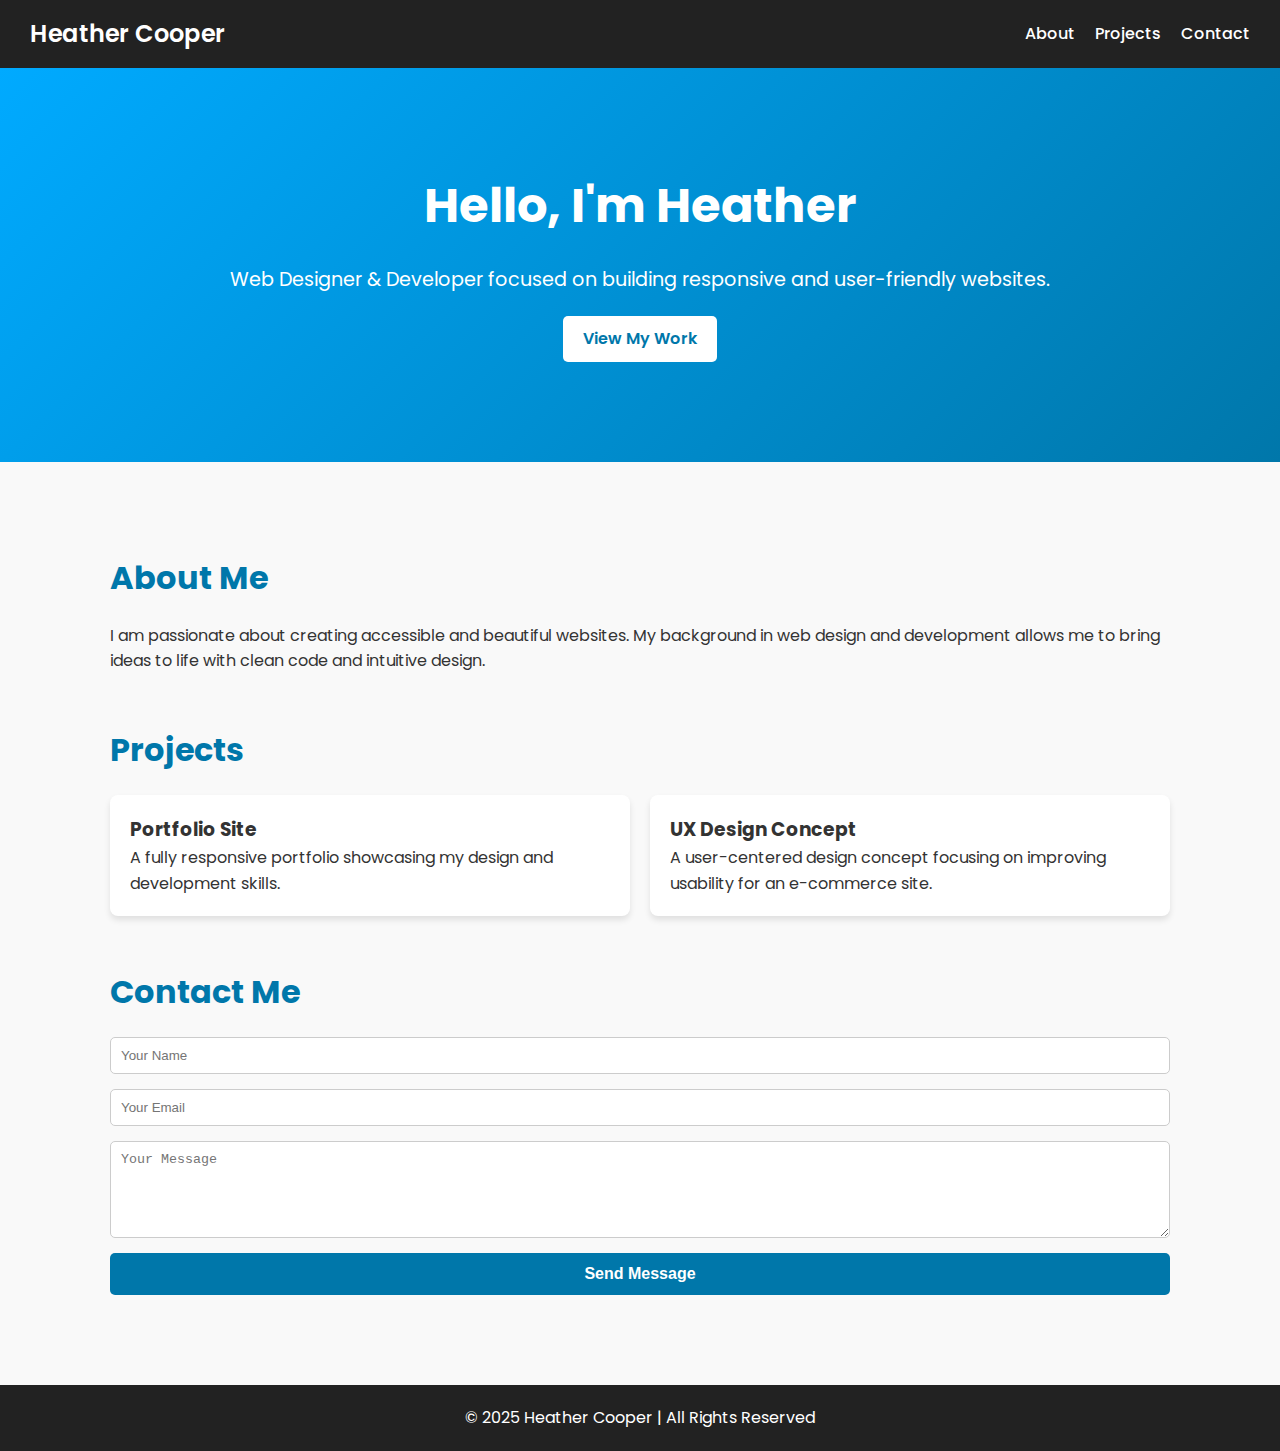
<file: index.html>
<!DOCTYPE html>
<html lang="en">
<head>
    <meta charset="UTF-8">
    <meta name="viewport" content="width=device-width, initial-scale=1.0">
    <meta name="description" content="Heather Cooper | Web Designer & Developer specializing in responsive websites and UX design.">
    <meta name="keywords" content="Heather Cooper, Web Design, UX, Front-End Development, Responsive Websites, Portfolio">
    <meta name="author" content="Heather Cooper">

    <!-- Open Graph -->
    <meta property="og:title" content="Heather Cooper | Web Designer & Developer">
    <meta property="og:description" content="Explore my portfolio of responsive websites and UX design projects.">
    <meta property="og:image" content="images/preview.jpg">
    <meta property="og:url" content="https://your-username.github.io/portfolio-site/">
    <meta name="twitter:card" content="summary_large_image">

    <!-- Google Fonts & Favicon -->
    <link href="https://fonts.googleapis.com/css2?family=Poppins:wght@400;600&display=swap" rel="stylesheet">
    <link rel="icon" href="images/favicon.ico" type="image/x-icon">

    <title>Heather Cooper | Web Designer & Developer</title>
    <link rel="stylesheet" href="css/style.css">
</head>
<body>
    <header>
        <div class="logo">Heather Cooper</div>
        <button class="menu-toggle">☰</button>
        <nav>
            <ul>
                <li><a href="#about">About</a></li>
                <li><a href="#projects">Projects</a></li>
                <li><a href="#contact">Contact</a></li>
            </ul>
        </nav>
    </header>

    <section class="hero">
        <h1>Hello, I'm Heather</h1>
        <p>Web Designer & Developer focused on building responsive and user-friendly websites.</p>
        <a href="#projects" class="btn">View My Work</a>
    </section>

    <main class="content">
        <section id="about">
            <h2>About Me</h2>
            <p>I am passionate about creating accessible and beautiful websites. My background in web design and development allows me to bring ideas to life with clean code and intuitive design.</p>
        </section>

        <section id="projects">
            <h2>Projects</h2>
            <div class="projects-grid">
                <div class="project-card">
                    <h3>Portfolio Site</h3>
                    <p>A fully responsive portfolio showcasing my design and development skills.</p>
                </div>
                <div class="project-card">
                    <h3>UX Design Concept</h3>
                    <p>A user-centered design concept focusing on improving usability for an e-commerce site.</p>
                </div>
            </div>
        </section>

        <section id="contact">
            <h2>Contact Me</h2>
            <form>
                <input type="text" placeholder="Your Name" required>
                <input type="email" placeholder="Your Email" required>
                <textarea placeholder="Your Message" rows="5" required></textarea>
                <button type="submit" class="btn">Send Message</button>
            </form>
        </section>
    </main>

    <footer>
        <p>&copy; 2025 Heather Cooper | All Rights Reserved</p>
    </footer>

    <script src="js/script.js"></script>
</body>
</html>
</file>
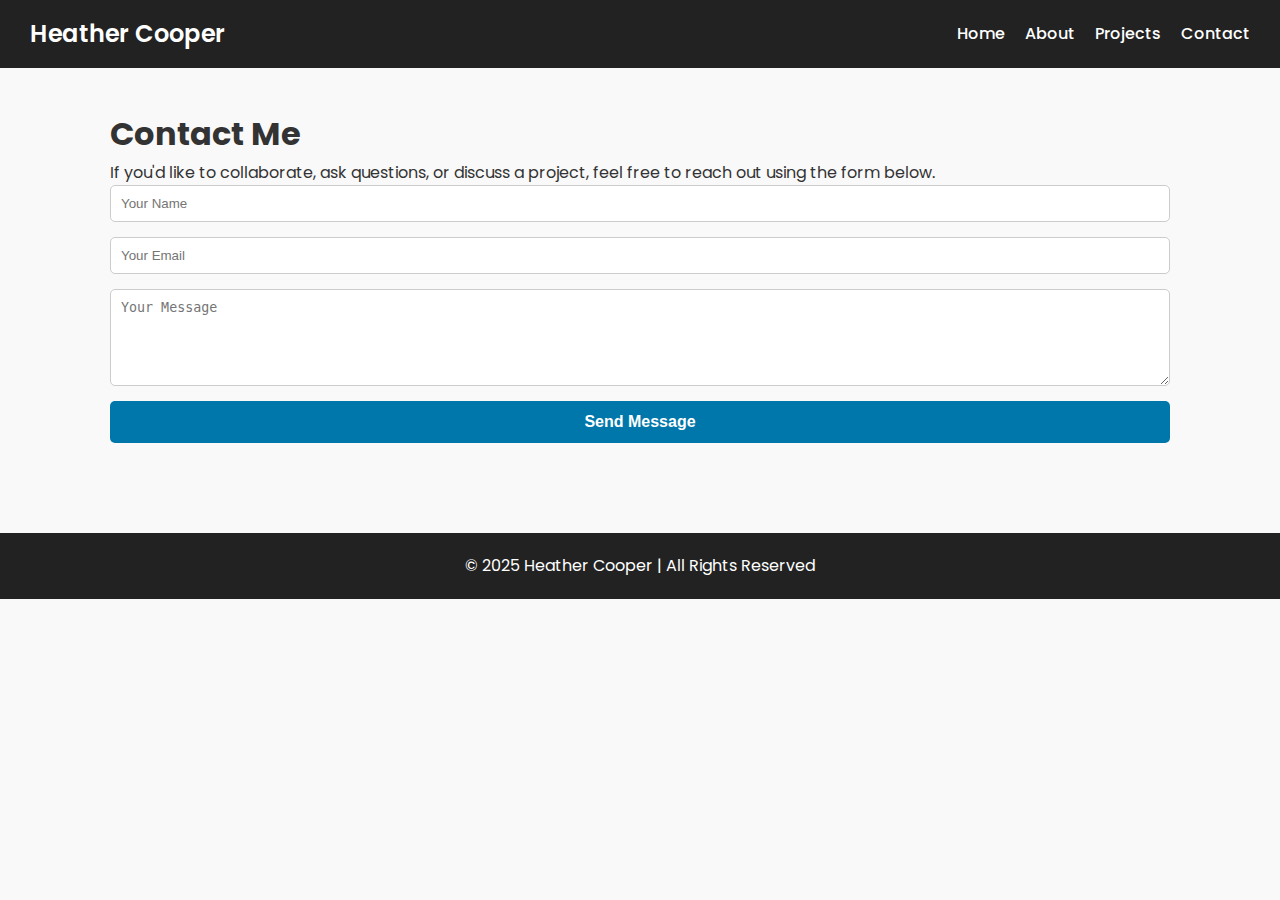
<file: contact.html>
<!DOCTYPE html>
<html lang="en">
<head>
    <meta charset="UTF-8">
    <meta name="viewport" content="width=device-width, initial-scale=1.0">
    <meta name="description" content="Contact Heather Cooper for web design and development services. Let's work together!">
    <meta name="keywords" content="Contact Heather Cooper, Hire Web Developer, Web Design Services">
    <meta name="author" content="Heather Cooper">
    <link href="https://fonts.googleapis.com/css2?family=Poppins:wght@400;600&display=swap" rel="stylesheet">
    <link rel="icon" href="images/favicon.ico" type="image/x-icon">
    <title>Contact | Heather Cooper</title>
    <link rel="stylesheet" href="css/style.css">
</head>
<body>
    <header>
        <div class="logo">Heather Cooper</div>
        <button class="menu-toggle">☰</button>
        <nav>
            <ul>
                <li><a href="index.html">Home</a></li>
                <li><a href="https://webtech-hc.github.io/hc-portfolio/about.html">About</a></li>
                <li><a href="https://webtech-hc.github.io/hc-portfolio/projects.html">Projects</a></li>
                <li><a href="https://webtech-hc.github.io/hc-portfolio/contact.html" class="active">Contact</a></li>
            </ul>
        </nav>
    </header>

    <main class="content">
        <section>
            <h1>Contact Me</h1>
            <p>If you'd like to collaborate, ask questions, or discuss a project, feel free to reach out using the form below.</p>
            <form>
                <input type="text" placeholder="Your Name" required>
                <input type="email" placeholder="Your Email" required>
                <textarea placeholder="Your Message" rows="5" required></textarea>
                <button type="submit" class="btn">Send Message</button>
            </form>
        </section>
    </main>

    <footer>
        <p>&copy; 2025 Heather Cooper | All Rights Reserved</p>
    </footer>
    <script src="js/script.js"></script>
</body>
</html>
</file>
<file: css/style.css>
/* ===== Global Reset ===== */
* {
    margin: 0;
    padding: 0;
    box-sizing: border-box;
}

html {
    scroll-behavior: smooth;
}

body {
    font-family: 'Poppins', sans-serif;
    line-height: 1.6;
    background: #f9f9f9;
    color: #333;
}

/* ===== Header ===== */
header {
    display: flex;
    justify-content: space-between;
    align-items: center;
    padding: 15px 30px;
    background: #222;
    color: #fff;
    position: sticky;
    top: 0;
    z-index: 1000;
}

.logo {
    font-size: 1.5rem;
    font-weight: 600;
}

nav ul {
    display: flex;
    list-style: none;
}

nav li {
    margin-left: 20px;
}

nav a {
    color: #fff;
    text-decoration: none;
    font-weight: 500;
    transition: color 0.3s ease;
}

nav a:hover {
    color: #00aaff;
}

/* Hamburger Menu Button */
.menu-toggle {
    display: none;
    font-size: 2rem;
    background: none;
    border: none;
    color: #fff;
    cursor: pointer;
}

/* ===== Hero Section ===== */
.hero {
    text-align: center;
    padding: 100px 20px;
    background: linear-gradient(135deg, #00aaff, #0077aa);
    color: #fff;
}

.hero h1 {
    font-size: 3rem;
    margin-bottom: 20px;
}

.hero p {
    font-size: 1.2rem;
    margin-bottom: 20px;
}

.btn {
    display: inline-block;
    background: #fff;
    color: #0077aa;
    padding: 10px 20px;
    border-radius: 5px;
    font-weight: 600;
    text-decoration: none;
    transition: background 0.3s ease, color 0.3s ease;
}

.btn:hover {
    background: #0077aa;
    color: #fff;
}

/* ===== Main Content ===== */
main.content {
    max-width: 1100px;
    margin: auto;
    padding: 40px 20px;
}

section {
    margin-bottom: 50px;
}

h2 {
    font-size: 2rem;
    margin-bottom: 20px;
    color: #0077aa;
}

/* ===== Projects Grid ===== */
.projects-grid {
    display: grid;
    grid-template-columns: repeat(auto-fit, minmax(280px, 1fr));
    gap: 20px;
}

.project-card {
    background: #fff;
    padding: 20px;
    border-radius: 8px;
    box-shadow: 0 4px 6px rgba(0, 0, 0, 0.1);
    transition: transform 0.3s ease;
}

.project-card:hover {
    transform: translateY(-5px);
}

/* ===== Contact Form ===== */
form {
    display: flex;
    flex-direction: column;
    gap: 15px;
}

input, textarea {
    width: 100%;
    padding: 10px;
    border: 1px solid #ccc;
    border-radius: 5px;
}

button[type="submit"] {
    background: #0077aa;
    color: #fff;
    padding: 12px;
    border: none;
    border-radius: 5px;
    cursor: pointer;
    font-size: 1rem;
    transition: background 0.3s ease;
}

button[type="submit"]:hover {
    background: #005f88;
}

/* ===== Footer ===== */
footer {
    text-align: center;
    padding: 20px;
    background: #222;
    color: #fff;
}

/* ===== Responsive Menu ===== */
@media (max-width: 768px) {
    nav ul {
        flex-direction: column;
        position: absolute;
        top: 60px;
        left: -100%;
        width: 100%;
        background: #222;
        transition: left 0.3s ease;
        padding: 20px 0;
    }

    nav ul.show {
        left: 0;
    }

    nav li {
        margin: 15px 0;
        text-align: center;
    }

    .menu-toggle {
        display: block;
    }
}
</file>
